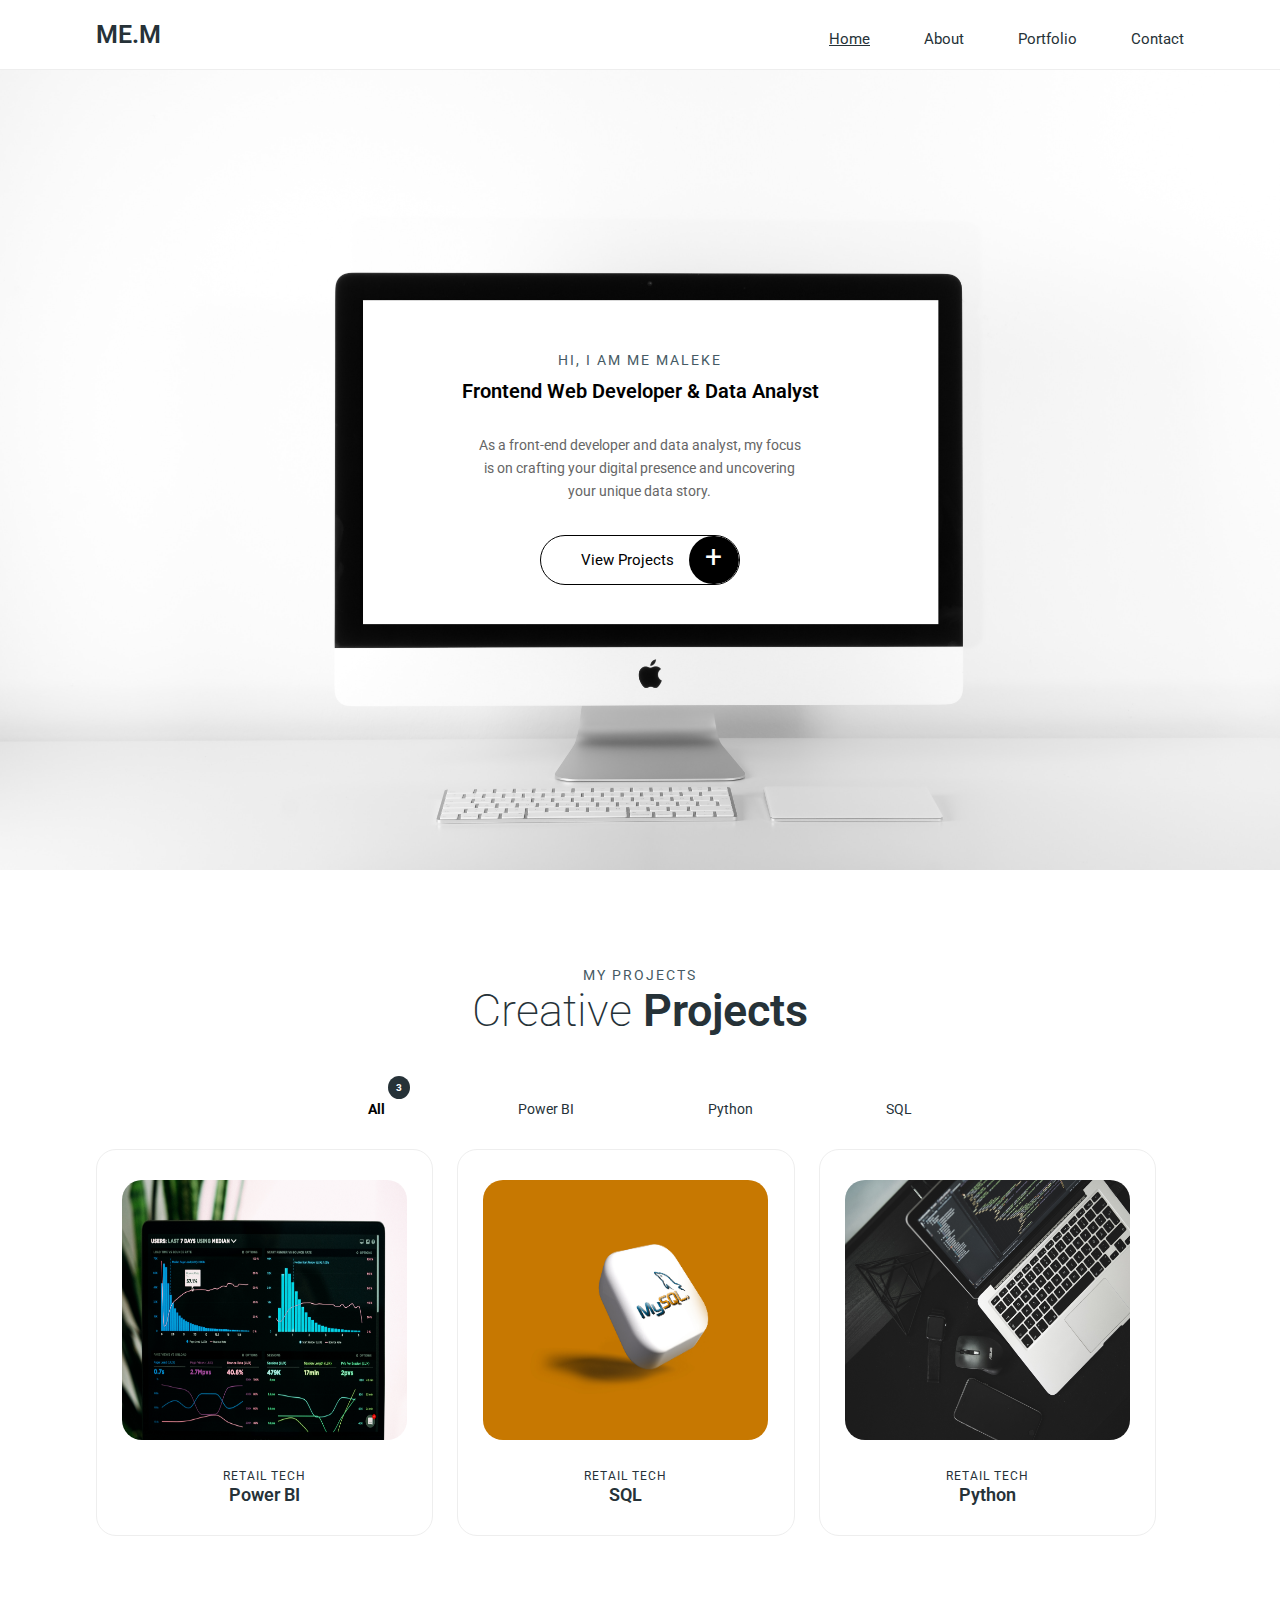
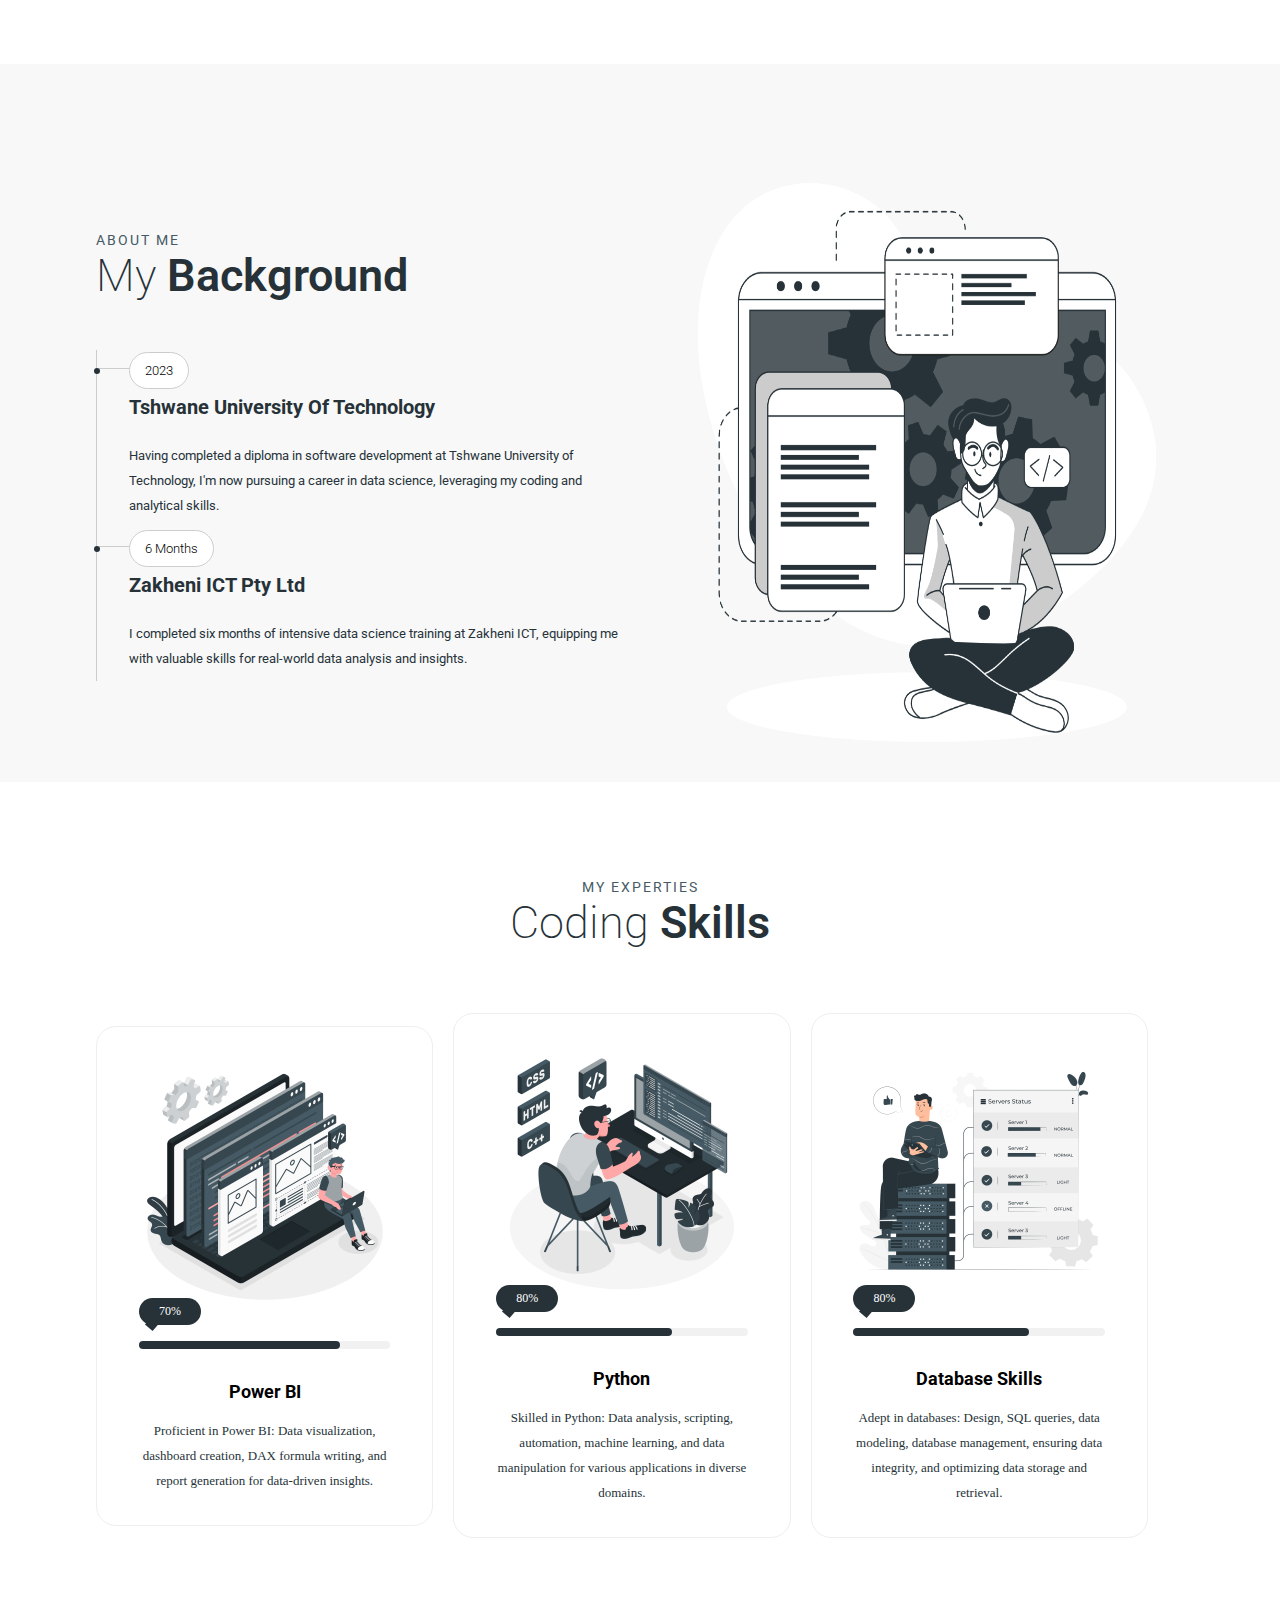
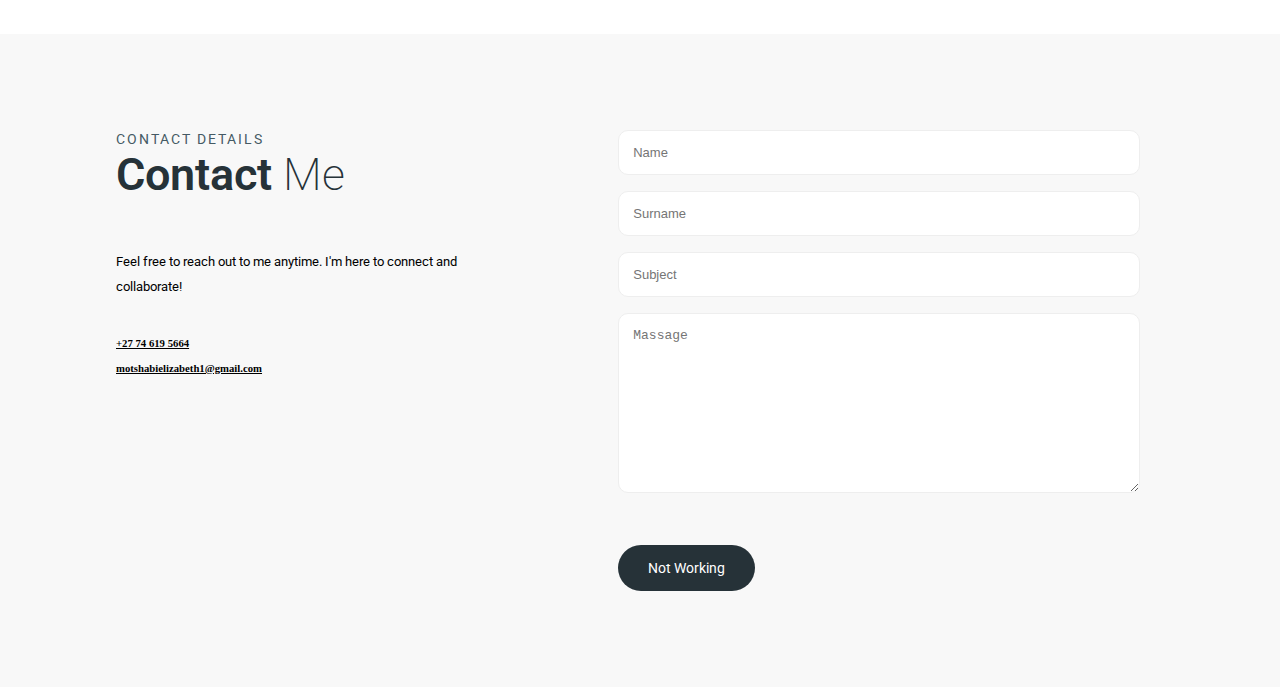
<file: index.html>
<!DOCTYPE html>
<html lang="en">
<head>
    <meta charset="UTF-8">
    <meta name="viewport" content="width=device-width, initial-scale=1.0">
    <title>Document</title>
    <link rel="preconnect" href="https://fonts.googleapis.com">
    <link rel="preconnect" href="https://fonts.gstatic.com" crossorigin>
    <link href="https://fonts.googleapis.com/css2?family=Poppins:wght@100;200;300;400;500;600;700;800;900&family=Roboto:wght@100;300;400;500;700;900&display=swap" rel="stylesheet">
    <link rel="stylesheet" href="style.css">
    <link href="https://cdn.lineicons.com/4.0/lineicons.css" rel="stylesheet" />
    <link href="https://cdn.lineicons.com/4.0/lineicons.css" rel="stylesheet" />
    <link rel="stylesheet" href="https://cdn.jsdelivr.net/npm/bootstrap@5.2.3/dist/css/bootstrap.min.css" integrity="sha384-rbsA2VBKQhggwzxH7pPCaAqO46MgnOM80zW1RWuH61DGLwZJEdK2Kadq2F9CUG65" crossorigin="anonymous">
    <link rel="stylesheet" href="https://cdnjs.cloudflare.com/ajax/libs/font-awesome/6.4.0/css/all.min.css">
</head>
<body>
    <header>
        <nav id="nav" class="">
            <div class="page-container">
                <span id="logo">ME<span>.</span>M</span>
                <div class="page-links">
                    <div class="nav-links">
                        <a href="#nav" class="active__link" style="text-decoration: underline;">home</a>
                        <a href="#about">about</a>
                        <a href="#project">portfolio</a>
                        <a href="#contact">contact</a>
                    </div>
                    <i class="fa-solid fa-bars" id="menu-bar"></i>
                </div>
            </div>
        </nav>
        <div class="header_content">
            <div class="page-container">
                <div class="hero_text_box">
                    <span class="section__subtitle">Hi, I am  ME Maleke</span>
                    <h3><span>Frontend</span> Web Developer & <span>Data Analyst</span></h3>
                    <p>As a front-end developer and data analyst, my focus is on crafting your 
                        digital presence and uncovering your unique data story.</p>
                    <button id="hero__btn">view projects <span>+</span></button>
                </div>
                <img style="display: none;" src="images/header-img3.png" alt="" id="header_image">
            </div>
        </div>
    </header>
    <div class="project-section">
        <div class="page-container">
            <div class="section-title">
                <span class="section__subtitle">my projects</span>
                <h2><span>Creative</span> projects</h2>
            </div>
            <div class="project_nav">
                <a href="" id="active-project" id="project_active_link"><span>3</span> All</a>
                <a href="">Power BI</a>
                <a href="">Python</a>
                <a href="">SQL</a>
             
            </div>
            <div class="section_row" id="project">

                <div class="project_col">
                    <div class="project_col_text">
                        <div class="project_img_box">
                            <img src="images/project-img12.jpg"   id="project_img3" alt="">
                            <div class="project_icon_box">
                                <div class="project_icon">
                                    <span id="eye-lid"></span>
                                    <a href="https://drive.google.com/file/d/1i3ldvognnfxsvUz5SHKnDXKv8XFe9ful/view?usp=sharing"><i class="fa-solid fa-eye"></i></a>
                                </div>
                                <div class="project_icon" id="git_icon_one">
                                    
                                </div>
                            </div>

                        </div>
                        <div class="project_title">
                            <span>Retail tech</span>
                            <p>Power BI</p>
                        </div>
                    </div>
                </div>

                <div class="project_col">
                    <div class="project_col_text">
                        <div class="project_img_box">
                            <img src="images/project-img11.jpg"   id="project_img3" alt="">
                            <div class="project_icon_box">
                                <div class="project_icon">
                                    <span id="eye-lid"></span>
                                    <a href="https://drive.google.com/file/d/1-beOZtdLwBMLUPkeVSwBeHeQzyTxnvSk/view?pli=1"><i class="fa-solid fa-eye"></i></a>
                                </div>
                                <div class="project_icon" id="git_icon_one">
                                    
                                </div>
                            </div>

                        </div>
                        <div class="project_title">
                            <span>Retail tech</span>
                            <p>SQL</p>
                        </div>
                    </div>
                </div>

               <div class="project_col">
                    <div class="project_col_text">
                        <div class="project_img_box">
                            <img src="images/project-img10.jpg"   id="project_img3" alt="">
                            <div class="project_icon_box">
                                <div class="project_icon">
                                    <span id="eye-lid"></span>
                                    <a href="https://drive.google.com/file/d/1Optu5ENkvlf74hggqlDuAU4ket6B1NvU/view"><i class="fa-solid fa-eye"></i></a>
                                </div>
                                <div class="project_icon" id="git_icon_one">
                                    
                                </div>
                            </div>

                        </div>
                        <div class="project_title">
                            <span>Retail tech</span>
                            <p>Python</p>
                        </div>
                    </div>
                </div>
                
            </div>
        </div>
    </div>
    <div class="about-section" id="about">
        <div class="page-container">
            <div class="section_row">
                <div class="about_text">
                    <div class="section-title">
                        <span class="section__subtitle">about me</span>
                        <h2><span>my</span> background</h2>
                    </div>
                   <div class="background-section">
                       <div class="about-academy">
                        <span class="academy_date">2023</span>
                         <div class="academy_title">
                            <h6>Tshwane University of Technology </h6>
                         </div>
                         <p>Having completed a diploma in software development at Tshwane University of Technology,
                             I'm now pursuing a career in data science,
                             leveraging my coding and analytical skills.</p>
                       </div>
                       <div class="about-academy" >
                         <span class="academy_date">6 Months</span>
                         <div class="academy_title">
                            <h6>Zakheni ICT pty Ltd</h6>
                         </div>
                         <p>I completed six months of intensive data science training at Zakheni ICT, 
                            equipping me with valuable skills for real-world
                            data analysis and insights.</p>
                       </div>
                   </div>
                </div>
                <div class="about_image_box">
                    <img src="images/about-img4.png" id='about_image' alt="">
                </div>
            </div>
        </div>
    </div>    
    <div class="service-section" >
        <div class="page-container">
            <div class="section-title">
                <span class="section__subtitle">My experties</span>
                <h2><span>coding</span> skills</h2>
            </div>
            <div class="section_row">
                <div class="service_col">
                    <img src="images/skills-img.png" alt="">
                   <div class="service_text">
                    <div class="skills-bar">
                        <span class="perc_tooltip">70%</span>
                        <div class="skills_pecernt_bar" id="skills_pecernt_bar_one"></div>
                    </div>
                    <h6>Power BI</h6>
                    <p>Proficient in Power BI: Data visualization,
                     dashboard creation, DAX formula writing, and report generation for data-driven insights.</p>
                   </div>
                </div>
                <div class="service_col">
                    <img src="images/header-img7.png" alt="">
                   <div class="service_text">
                    <div class="skills-bar">
                        <span class="perc_tooltip">80%</span>
                        <div class="skills_pecernt_bar" id="skills_pecernt_bar_two"></div>
                    </div>
                    <h6>Python</h6>
                    <p>Skilled in Python: Data analysis, scripting, automation,
                         machine learning, and data manipulation for various applications in diverse domains.</p>
                   </div>
                </div>
                <div class="service_col">
                    <img src="images/skills-img2.png" alt="">
                   <div class="service_text">
                    <div class="skills-bar">
                        <span class="perc_tooltip">80%</span>
                        <div class="skills_pecernt_bar" id="skills_pecernt_bar_three"></div>
                    </div>
                    <h6>database skills</h6>
                    <p>Adept in databases: Design, SQL queries, data modeling, database management,
                         ensuring data integrity, and optimizing data storage and retrieval.</p>
                   </div>
                </div>
            </div>
        </div>
    </div>
    <div class="contact-section" id="contact">
        <div class="page-container">
            <div class="section_row">
                <div class="contact-text-box">
                    <div class="section-title">
                        <span class="section__subtitle">contact details</span>
                        <h2>Contact<span> me</span></h2>
                    </div>
                    <p>Feel free to reach out to me anytime. I'm here to connect and collaborate!                                  
                    </p>
                    <h6>+27 74 619 5664 </h6>
                    <h6>motshabielizabeth1@gmail.com</h6>
                </div>
                <div class="contact-form-box">
                    <form action="">
                        <input type="text" placeholder="Name">
                        <input type="text" placeholder="Surname">
                        <input type="text" placeholder="Subject">
                        <textarea placeholder="massage" name="" id="" cols="30" rows="10"></textarea>
                        <button type="submit" disabled>Not Working</button>
                    </form>
                </div>
            </div>
        </div>
    </div>
    <script src="script.js"></script>
</body>
</html>
</file>
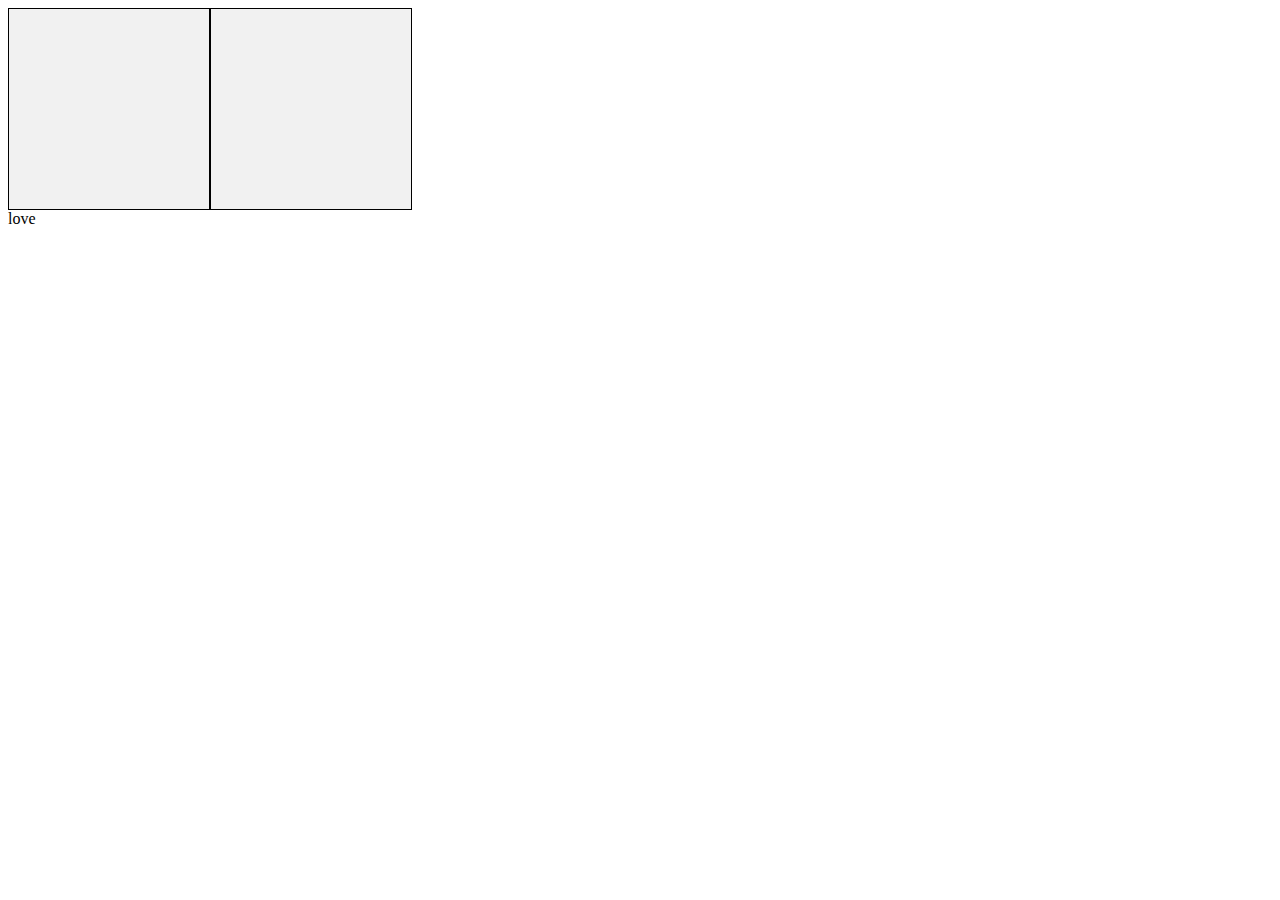
<file: demo.html>
<!DOCTYPE html>
<html lang="en">
<head>
    <meta charset="UTF-8">
    <meta name="viewport" content="width=device-width, initial-scale=1.0">
    <title>Document</title>
</head>
<style>
    .cards{
        background-color: #f1f1f1;
        width: 200px;
        height: 200px;
        border: 1px solid #000;
    }
    .parent{
        display: flex;
        flex-direction: column;
    }
    @media(min-width:768px){
        .parent{
        flex-direction: row;}
    }
</style>
<body>
  <div class="parent">
    <div class="cards">

    </div>
    <div class="cards">

    </div>
  </div>
  <script>
    let name = [];
    name[0] = 'love';
    name[1] = 'test';
document.write(name[0]);

  </script>
</body>
</html>
</file>
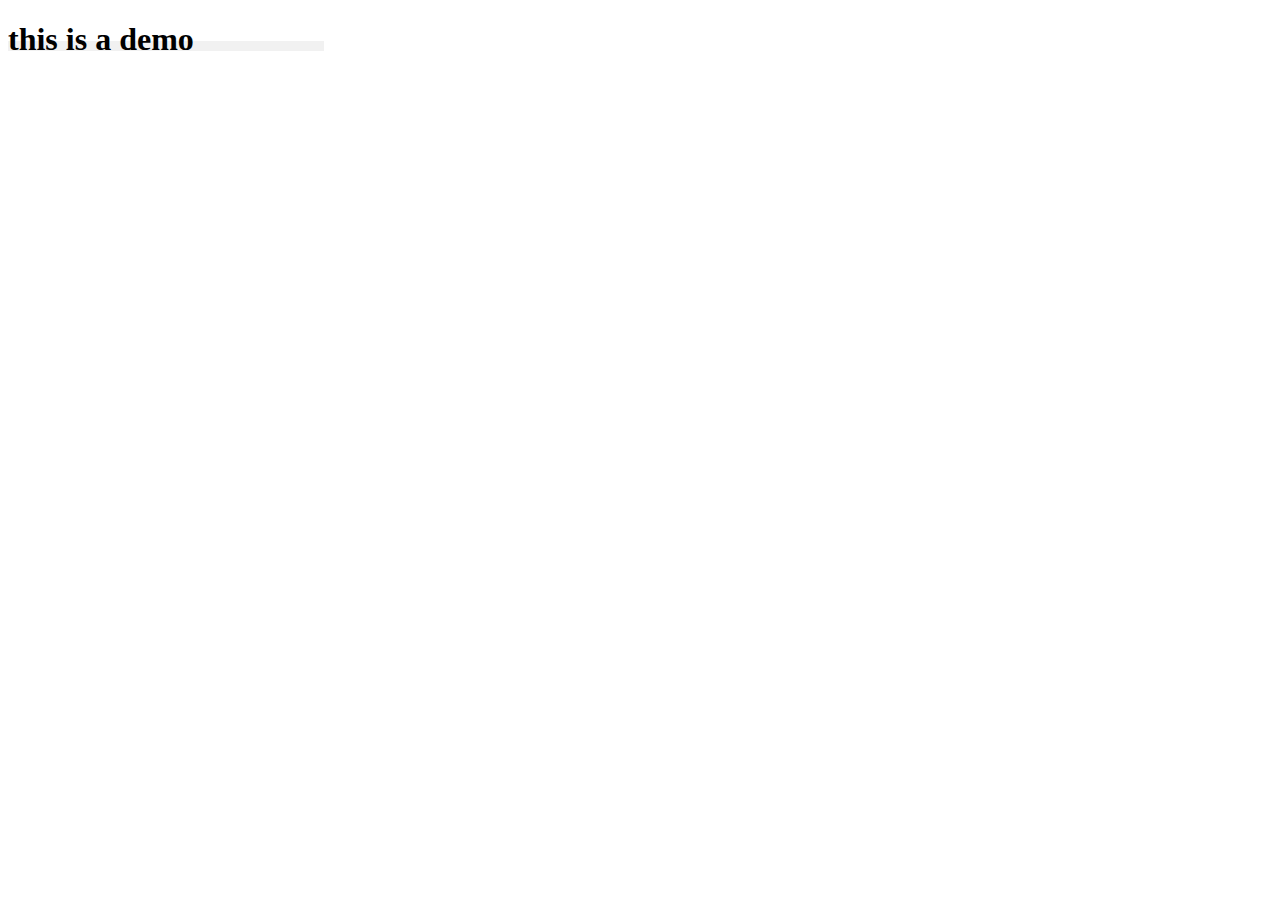
<file: home.html>
<!DOCTYPE html>
<html lang="en">
<head>
    <meta charset="UTF-8">
    <meta name="viewport" content="width=device-width, initial-scale=1.0">
    <title>Document</title>
    <link rel="preconnect" href="https://fonts.googleapis.com">
<link rel="preconnect" href="https://fonts.gstatic.com" crossorigin>
<link href="https://fonts.googleapis.com/css2?family=Noto+Sans+TC:wght@100;300;400;500;700;900&display=swap" rel="stylesheet">
<style>
    h1{
        width: 100%;
        height: 2px;
        position: relative;
        width: 50%;
    }
    h1::after{
        content: "";
        background-color: #f1f1f1;
        position: absolute;
        top: 20px;
        left: 0;
        z-index: -1;
        height: 10px;
        width: 50%;
        transition: width 3s;
    }
    h1:hover ~ #box{
        width: 100%;
    }

</style>    

</head>
<body>
    <h1>
        this is a demo 
       
    </h1>
    <script>
        let name = ['name', 'surname']
        console.log(name)
    </script>
   
   
</body>
</html>
</file>
<file: style.css>
@import url("sections/header.css");
@import url("sections/about.css");
@import url("sections/skills.css");
@import url("sections/project.css");
@import url("sections/contact.css");
:root{
    --roboto-font-family: 'Roboto', sans-serif;
    --content-width:100%;
    --content-margin:0 auto;
    --white-color:#fff;
    --lightgrey-background-color: #f1f1f1;
    --grey-color: #263238;
    --sectionTitle-font-size:30px;
    --pageTitle-font-weight:600;
    --section-border: 1px solid #eee;
    --section-padding: 3rem 1rem 0 1rem;
    --col-border: 1px solid #ccc;
    --thick-font-weight:600;
    --thiner-font-weight:300;
    --smallPara-font-size:13px;
    --para-line-height:25px;
}
*{
    margin: 0;
    padding: 0;
    box-sizing: border-box;
    scroll-behavior: smooth;
}
.page-container{
    margin: var(--content-margin);
    width: var(--content-width);
}

@media(min-width:2560px){
    .page-container{
        --content-width:65%;
       }
}
.section_row{
    display: flex;
    flex-direction: row;
    align-items: center;
    flex-wrap: wrap;
}

@media(min-width:768px){
    .page-container{
        --content-width:85%;
    }
    nav .page-container{padding: 0;}
    #menu-bar{display: none;}
    .nav-links{
        padding: 0;
        display: block;
        width: auto;
        top: 10px;
    }
    .nav-links a{
        padding: 0 0 0 50px;
        display: inline-block;
        border: none;
    }
    .project_nav {display: flex;}
}
@media(min-width:1024px){
    .header_content .page-container{
        height: 700px;
       
    }
    .hero_text_box{
        width: 40%;
        padding-left: 0;
    }
    .hero_text_box h1{
        font-size: 50px;
        line-height: 60px;
        
    }
    .hero_text_box p{}
    #header_image{
        display: block;
    }
    .section-title h2{
        --sectionTitle-font-size:45px;
        color: var(--grey-color);
    }
    
    .about-section .section-title{width: 70%;}
    .about_text{width: 48%; margin: 0;}
    .about_image_box{display: block;}
    .project_col{width: 31%; 
    }
    .project_col:last-child{margin-right: 0;}
    .service_col{
        width: 31%;
        margin: 0 20px 0 0;
    }
    .service_col:last-child{
        margin-right: 0;
    }
    .service_col img{
        height: 250px;}

}
</file>
